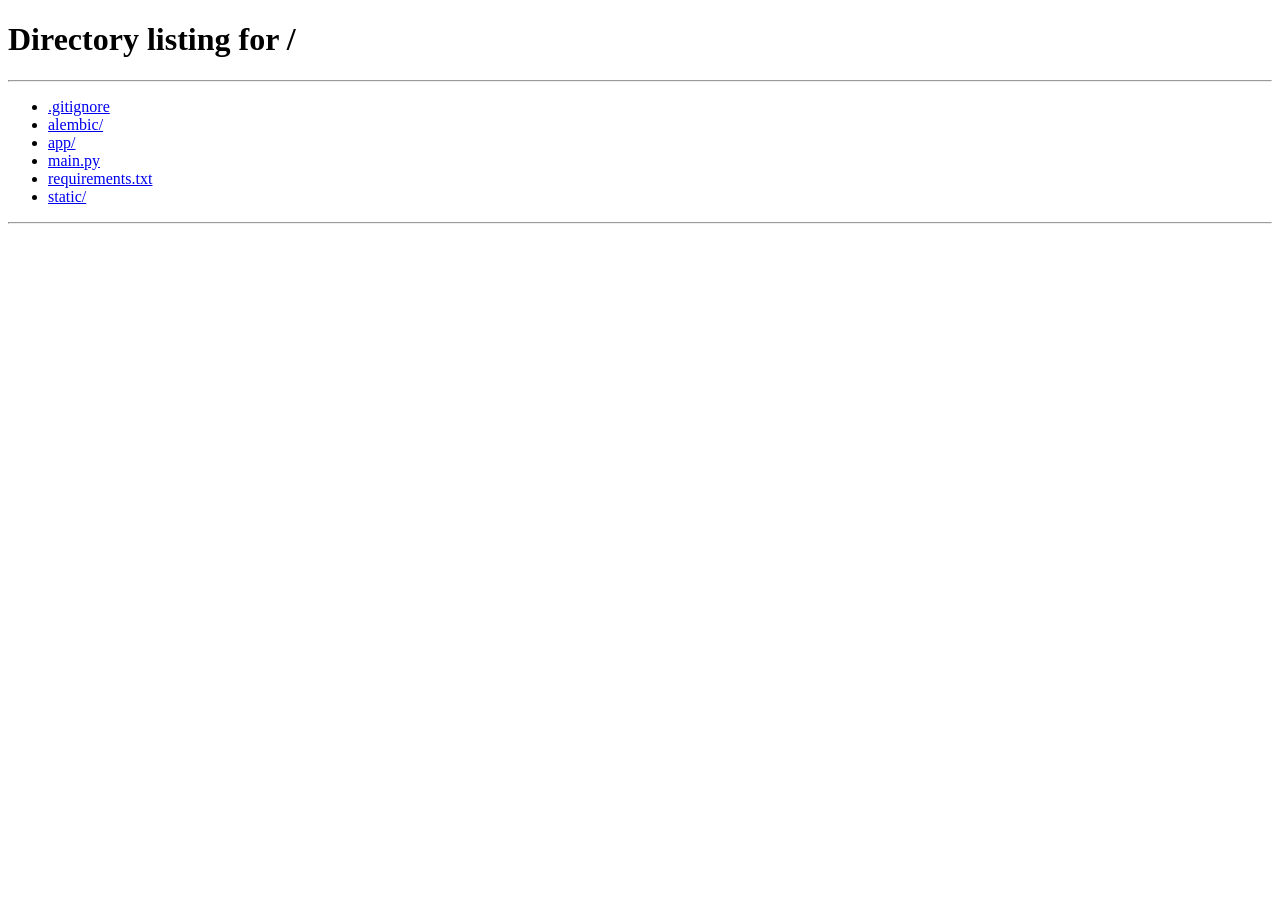
<file: static/admin.html>
<!DOCTYPE html>
<html lang="en">
<head>
    <title>Admin Panel | TodoApp</title>
    <link rel="stylesheet" href="/static/style.css">
</head>
<body>

<div class="app">

    <!-- SAME SIDEBAR AS INDEX -->
    <aside class="sidebar">
        <div class="user">
            <img src="/static/user.avif" class="image">
            <h2 id="username">Admin</h2>
            <p id="useremail"></p>
            <span class="badge admin">ADMIN</span>

            <button class="logout" onclick="logout()">Logout</button>
        </div>

        <nav>
            <button onclick="showStats()">📊 Dashboard</button>
            <button onclick="loadUsers()">👥 Users</button>
            <button onclick="loadAdminTasks()">📋 Tasks</button>
            <a href="/">⬅ Back to App</a>
        </nav>

    </aside>

    <!-- CONTENT -->
    <main class="content">
        <header class="top">
            <h1 id="adminTitle">Admin Dashboard</h1>
        </header>

        <section id="adminData" class="admin-grid"></section>
        <div class="admin-filters">
            <input id="searchInput" placeholder="Search by email">

            <select id="taskFilter">
                <option value="all">All Tasks</option>
                <option value="completed">Completed Tasks</option>
                <option value="shared">Shared Tasks</option>
            </select>

            <button onclick="loadAdminTasks()">Apply</button>
        </div>
        <div class="admin-content audit-page">
            <div class="audit-container">
                <h2 class="audit-title">Audit Logs</h2>

                <div class="audit-filters">
                    <input id="filterUser" placeholder="User email">
                    <select id="filterAction">
                        <option value="">All Actions</option>
                        <option value="TASK_CREATED">Task Created</option>
                        <option value="TASK_UPDATED">Task Updated</option>
                        <option value="TASK_DELETED">Task Deleted</option>
                        <option value="TASK_SHARED">Task Shared</option>
                    </select>
                    <button onclick="loadAuditLogs()">Filter</button>
                </div>

                <table class="audit-table">
                    <thead>
                        <tr>
                            <th>User Email</th>
                            <th>Role</th>
                            <th>Action</th>
                            <th>Entity</th>
                            <th>Time</th>
                        </tr>
                    </thead>
                    <tbody id="auditTable"></tbody>
                </table>
            </div>
        </div>    

    </main>

</div>

<script src="/static/admin.js"></script>
</body>
</html>
</file>
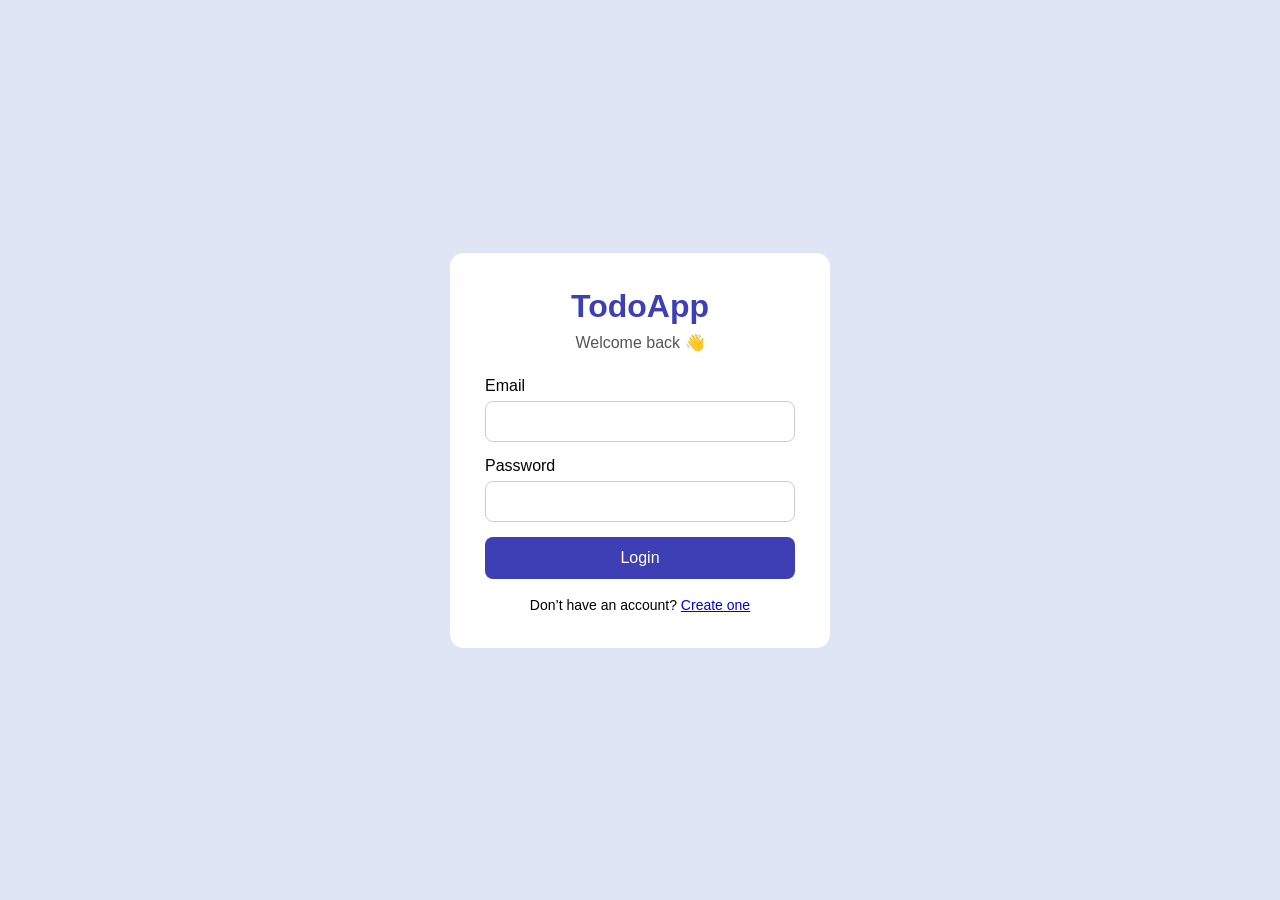
<file: static/login.html>
<!DOCTYPE html>
<html lang="en">
<head>
    <title>Login | TodoApp</title>
    <link rel="stylesheet" href="/static/style.css">
</head>
<body class="auth-body">

<div class="auth-card">
    <h1>TodoApp</h1>
    <p class="auth-subtitle">Welcome back 👋</p>

    <form id="loginForm">
        <div class="field">
            <label>Email</label>
            <input id="email" type="email" required>
        </div>

        <div class="field">
            <label>Password</label>
            <input id="password" type="password" required>
        </div>

        <button type="submit">Login</button>
    </form>

    <p class="auth-footer">
        Don’t have an account?
        <a href="/register">Create one</a>
    </p>
</div>

<script>
document.getElementById("loginForm").addEventListener("submit", async (e) => {
    e.preventDefault();

    const res = await fetch("/login", {
        method: "POST",
        headers: { "Content-Type": "application/json" },
        body: JSON.stringify({
            email: email.value.trim(),
            password: password.value.trim()
        })
    });

    if (!res.ok) {
        alert("Invalid credentials");
        return;
    }

    const data = await res.json();
    sessionStorage.setItem("access_token", data.access_token);
    window.location.href = "/";
});
</script>

</body>
</html>
</file>
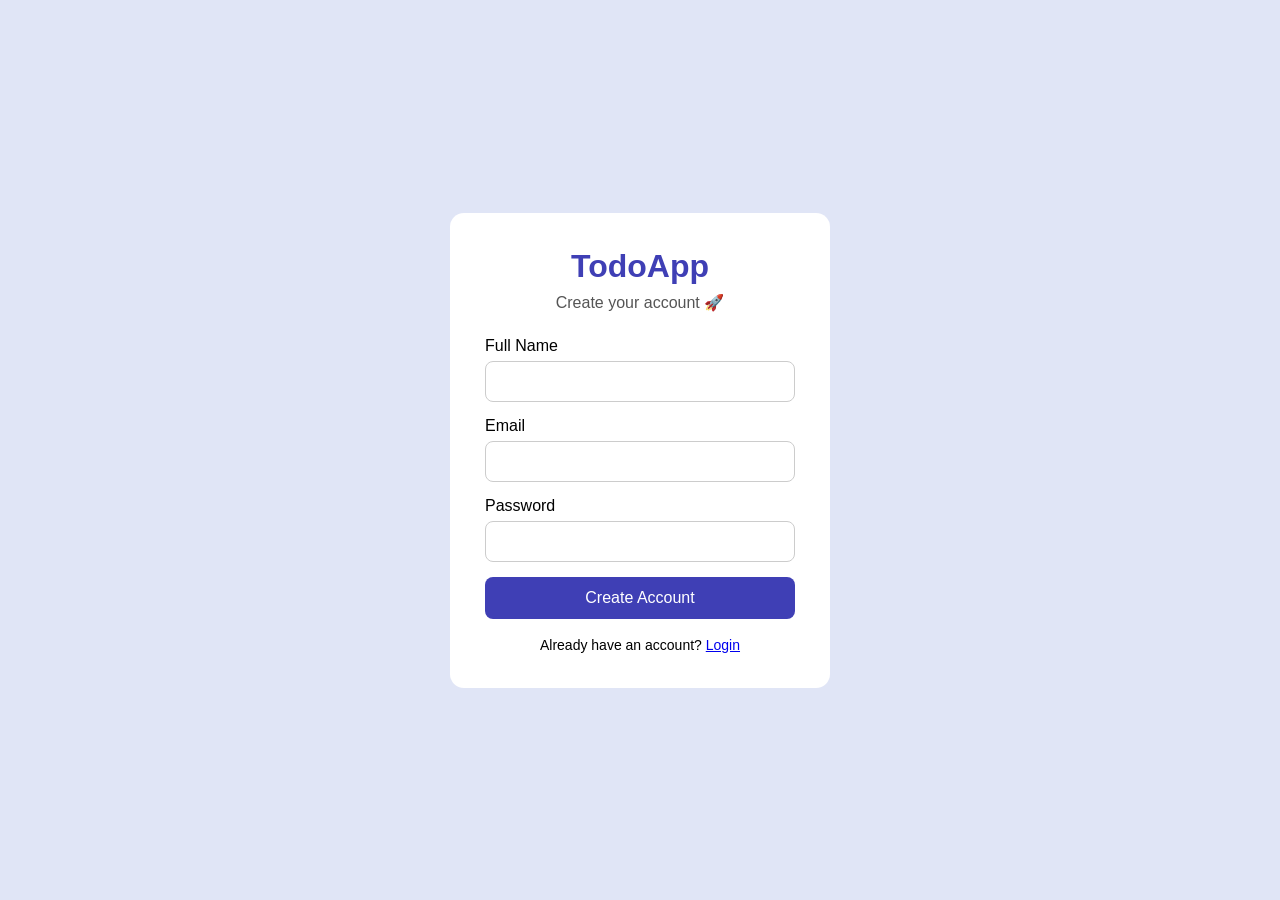
<file: static/register.html>
<!DOCTYPE html>
<html lang="en">
<head>
    <title>Register | TodoApp</title>
    <link rel="stylesheet" href="/static/style.css">
</head>
<body class="auth-body">

<div class="auth-card">
    <h1>TodoApp</h1>
    <p class="auth-subtitle">Create your account 🚀</p>

    <form id="registerForm">
        <div class="field">
            <label>Full Name</label>
            <input id="name" required>
        </div>

        <div class="field">
            <label>Email</label>
            <input id="email" type="email" required>
        </div>

        <div class="field">
            <label>Password</label>
            <input id="password" type="password" required>
        </div>

        <button type="submit">Create Account</button>
    </form>

    <p class="auth-footer">
        Already have an account?
        <a href="/login">Login</a>
    </p>
</div>

<script>
document.addEventListener("DOMContentLoaded", () => {
    document.getElementById("registerForm").addEventListener("submit", async (e) => {
        e.preventDefault();

        const name = document.getElementById("name").value.trim();
        const email = document.getElementById("email").value.trim();
        const password = document.getElementById("password").value.trim();

        const res = await fetch("/register", {
            method: "POST",
            headers: { "Content-Type": "application/json" },
            body: JSON.stringify({ name, email, password })
        });

        if (!res.ok) {
            const err = await res.json();
            alert(err.detail || "Registration failed");
            return;
        }

        window.location.href = "/login";
    });
});
</script>


</body>
</html>
</file>
<file: static/style.css>
* {
    margin: 0;
    box-sizing: border-box;
    font-family: 'Segoe UI', Tahoma, Geneva, Verdana, sans-serif;
}

.app {
    display: flex;
    height: 100vh;
}

.sidebar {
    background: white;
    padding: 20px;
    width: 240px;
}

.sidebar a {
    color: black;
    text-decoration: none;
    display: block;
    padding: 8px 0;
}

.user {
    text-align: center;
    margin-bottom: 15px;
}

.image {
    width: 120px;
}

.logout {
    background-color: rgb(157, 18, 18);
    color: white;
    padding: 10px 12px;
    border: none;
    cursor: pointer;
    border-radius: 6px;
    margin-top: 8px;
    width: 100%;
    display: block;
}

.content {
    background-color: rgb(224, 229, 246);
    flex: 1;
    overflow: auto;
}

.top {
    color: rgb(63, 63, 181);
    display: flex;
    justify-content: space-between;
    align-items: center;
    padding: 15px 20px;
    gap: 12px;
}
.header-actions {
    display: flex;
    align-items: center;
    gap: 10px;
    flex-wrap: nowrap;
}

.header-actions input,
.header-actions select,
.header-actions button {
    padding: 10px 14px;
    border-radius: 8px;
    border: 1px solid #ccc;
    outline: none;
    height: 55px;
}

.add {
    background-color: rgb(63, 63, 181);
    color: white;
    padding: 10px 14px;
    border-radius: 8px;
    border: none;
    cursor: pointer;
}

.stats {
    display: grid;
    grid-template-columns: 1fr 1fr 1fr;
    gap: 15px;
    padding: 20px;
}

.green, .orange, .red {
    color: white;
    padding: 15px;
    border-radius: 10px;
}

.green { background-color: rgb(51, 159, 123); }
.orange { background-color: rgb(190, 116, 25); }
.red { background-color: rgb(157, 18, 18); }

.tasks, .taskcompleted {
    padding: 25px;
}

.task {
    display: grid;
    grid-template-columns: 30px 1fr 120px 90px 90px 36px 36px 36px;
    align-items: center;
    gap: 10px;
    padding: 12px 16px;
    margin-bottom: 10px;
    background: #ffffff;
    border-radius: 10px;
    box-shadow: 0 2px 6px rgba(0,0,0,0.08);
}

.task .title {
    font-size: 15px;
    font-weight: 500;
    color: #111827;
    white-space: nowrap;
    overflow: hidden;
    text-overflow: ellipsis;
}

.high {
    background-color: rgb(157, 18, 18);
    color: white;
    padding: 4px 10px;
    border-radius: 999px;
    text-align: center;
    font-size: 12px;
}

.medium {
    background-color: rgb(190, 116, 25);
    color: white;
    padding: 4px 10px;
    border-radius: 999px;
    text-align: center;
    font-size: 12px;
}

.low {
    background-color: rgb(51, 159, 123);
    color: white;
    padding: 4px 10px;
    border-radius: 999px;
    text-align: center;
    font-size: 12px;
}

.edit,
.delete,
.share {
    border: none;
    background: transparent;
    cursor: pointer;
    font-size: 16px;
    display: flex;
    align-items: center;
    justify-content: center;
}

.task input[type="checkbox"] {
    width: 16px;
    height: 16px;
    cursor: pointer;
}

.auth-body {
    background: rgb(224, 229, 246);
    min-height: 100vh;
    display: flex;
    justify-content: center;
    align-items: center;
}

.auth-card {
    background: white;
    width: 380px;
    padding: 35px;
    border-radius: 14px;
}

.auth-card h1 {
    text-align: center;
    color: rgb(63, 63, 181);
}

.auth-subtitle {
    text-align: center;
    margin: 8px 0 25px;
    color: #555;
}

.field {
    margin-bottom: 15px;
}

.field input {
    width: 100%;
    padding: 12px;
    margin-top: 6px;
    border-radius: 8px;
    border: 1px solid #ccc;
}

.auth-card button {
    width: 100%;
    padding: 12px;
    background-color: rgb(63, 63, 181);
    color: white;
    border: none;
    border-radius: 8px;
    font-size: 16px;
    cursor: pointer;
}

.auth-footer {
    text-align: center;
    margin-top: 18px;
    font-size: 14px;
}

.modal {
    position: fixed;
    inset: 0;
    background: rgba(0,0,0,.4);
    display: flex;
    justify-content: center;
    align-items: center;
}

.modal.hidden {
    display: none;
}

.modal-box {
    background: white;
    padding: 25px;
    width: 320px;
    border-radius: 12px;
}

.modal-box input,
.modal-box select {
    width: 100%;
    padding: 10px;
    margin-bottom: 12px;
}

.modal-actions {
    display: flex;
    justify-content: flex-end;
    gap: 10px;
}

.modal-box h3 {
    margin-bottom: 18px;
    color: rgb(63, 63, 181);
    text-align: center;
}

.modal-actions button {
    padding: 8px 14px;
    border-radius: 6px;
    border: none;
    cursor: pointer;
}

.modal-actions .primary {
    background: rgb(63, 63, 181);
    color: white;
}

.perm {
    text-align: center;
    padding: 4px 10px;
    border-radius: 999px;
    font-size: 12px;
    font-weight: 600;
}

.perm.owner { background: rgb(63, 63, 181); color: white; }
.perm.editor { background: rgb(190, 116, 25); color: white; }
.perm.viewer { background: #777; color: white; }

.admin-btn {
    width: 100%;
    margin: 10px 0;
    padding: 10px 12px;
    background: #2d2dbf;
    color: white;
    border: none;
    border-radius: 6px;
    cursor: pointer;
}

.hidden {
    display: none;
}

.badge.admin {
    display: inline-block;
    margin-top: 10px;
    padding: 10px 12px;
    background: #2d2dbf;
    color: white;
    font-size: 12px;
    border-radius: 6px;
    width: 100%;
    text-align: center;
}

.admin-grid {
    padding: 20px;
    display: grid;
    gap: 12px;
}

.admin-card {
    background: white;
    padding: 15px;
    border-radius: 10px;
    border-left: 5px solid #3f3fb5;
}

.admin-filters {
    display: flex;
    gap: 10px;
    padding: 15px;
}
.admin-filters button {
    height: 44px;
    padding: 0 18px;
    border-radius: 8px;
    border: none;
    background: rgb(63, 63, 181);
    color: white;
    font-weight: 600;
    cursor: pointer;
}

.admin-filters button:hover {
    background: #2d2dbf;
}

.admin-filters input,
.admin-filters select {
    padding: 8px;
    border-radius: 6px;
    border: 1px solid #ccc;
}

button.danger {
    background: #9d1212;
    color: white;
    padding: 8px;
    border-radius: 6px;
    border: none;
    cursor: pointer;
}

.shared-section {
    margin-top: 8px;
}

.badge.shared {
    display: inline-block;
    background: #be7419;
    color: white;
    padding: 4px 8px;
    margin: 2px;
    border-radius: 10px;
    font-size: 12px;
}

.badge.owner {
    background: #339f7b;
    color: white;
    padding: 4px 8px;
    border-radius: 10px;
    font-size: 12px;
}

.sidebar nav button,
.sidebar nav a {
    width: 100%;
    padding: 10px 12px;
    margin-top: 8px;
    border-radius: 6px;
    background: #f2f4ff;
    border: none;
    cursor: pointer;
    text-align: center;
    font-weight: 500;
}

.sidebar nav button:hover,
.sidebar nav a:hover {
    background: #e0e5f6;
}

.task.overdue {
    border-left: 5px solid #e53935;
    background: #fff5f5;
}

.due-date {
    font-size: 12px;
    color: #475569;
    background: #f1f5f9;
    padding: 4px 8px;
    border-radius: 6px;
    text-align: center;
}

.due-date.late {
    background: #fee2e2;
    color: #991b1b;
    font-weight: 600;
}
.activity{
    padding: 25px;
}

.activity-feed {
    /* margin: 25px; */
    background: white;
    border-radius: 14px;
    /* padding: 20px 22px; */
    box-shadow: 0 4px 12px rgba(0,0,0,0.08);
    position: relative;
}

.activity-feed p {
    background: #f8fafc;
    padding: 12px 14px;
    border-radius: 10px;
    margin: 12px 0;
    font-size: 13px;
    
}

.activity-feed .role {
    color: #3f3fb5;

}

.audit-title {
    color: rgb(63, 63, 181);
    margin-bottom: 16px;
}


.audit-container {
    
    padding: 16px;

}
.audit-filters {
    display: flex;
    align-items: center;
    gap: 12px;
    margin-bottom: 20px;
}

.audit-filters input,
.audit-filters select {
    height: 44px;
    padding: 0 14px;
    border-radius: 8px;
    border: 1px solid #c7cbe3;
    outline: none;
}

.audit-filters button {
    height: 44px;
    padding: 0 18px;
    border-radius: 8px;
    border: none;
    background: rgb(63, 63, 181);
    color: white;
    font-weight: 600;
    cursor: pointer;
}

.audit-filters button:hover {
    background: #2d2dbf;
}

.audit-table {
    width: 100%;
    border-collapse: separate;
    border-spacing: 0 12px; /* GAP between rows */
}

/* HEADER */
.audit-table th {
    background: rgb(63, 63, 181);
    color: white;
    font-weight: 600;
    padding: 14px 16px;
    text-align: center;
    vertical-align: middle;
}

/* ===== CARD ROW ===== */
.audit-table tbody tr {
    background: #ffffff;
    box-shadow: 0 2px 8px rgba(0,0,0,0.06);
    border-radius: 12px;
    transition: transform 0.15s ease, box-shadow 0.15s ease;
}

.audit-table tbody tr:hover {
    transform: translateY(-2px);
    box-shadow: 0 6px 16px rgba(63,63,181,0.15);
}

/* CELLS */
.audit-table td {
    padding: 16px;
    font-size: 14px;
    color: #111827;
    text-align: center;
    vertical-align: middle;
}

/* ROUND CORNERS PER ROW */
.audit-table tbody tr td:first-child {
    border-top-left-radius: 12px;
    border-bottom-left-radius: 12px;
}

.audit-table tbody tr td:last-child {
    border-top-right-radius: 12px;
    border-bottom-right-radius: 12px;
}
.audit-badge {
    display: inline-flex;
    align-items: center;
    gap: 6px;
    padding: 6px 14px;
    border-radius: 999px;
    font-size: 12px;
    font-weight: 700;
    letter-spacing: 0.3px;
}

/* COLORS */
.audit-create {
    background: #dcfce7;
    color: #166534;
}

.audit-update {
    background: #e0e7ff;
    color: #3730a3;
}

.audit-delete {
    background: #fee2e2;
    color: #991b1b;
}

.audit-share {
    background: #fff7ed;
    color: #9a3412;
}

.audit-role {
    padding: 6px 12px;
    border-radius: 999px;
    font-size: 12px;
    font-weight: 600;
}

.audit-role.admin {
    background: #e0e7ff;
    color: #3730a3;
    padding: 4px 10px;
    border-radius: 999px;
    font-size: 12px;
    font-weight: 600;
}

.audit-role.user {
    background: #dcfce7;
    color: #166534;
    padding: 4px 10px;
    border-radius: 999px;
    font-size: 12px;
    font-weight: 600;
}

.audit-role.system {
    background: #f1f5f9;
    color: #475569;
    padding: 4px 10px;
    border-radius: 999px;
    font-size: 12px;
    font-weight: 600;
}

.overdue-toast {
    position: fixed;
    bottom: 20px;
    right: 20px;
    background: #9d1212;
    color: white;
    padding: 14px 18px;
    border-radius: 10px;
    font-size: 14px;
    font-weight: 600;
    box-shadow: 0 6px 18px rgba(0,0,0,0.25);
    z-index: 1000;
    animation: slideIn 0.4s ease;
}

@keyframes slideIn {
    from {
        transform: translateY(20px);
        opacity: 0;
    }
    to {
        transform: translateY(0);
        opacity: 1;
    }
}

.overdue-toast.hidden {
    display: none;
}
.section-title {
    color: rgb(63, 63, 181);    
          
    margin-bottom: 14px;       

}
</file>
